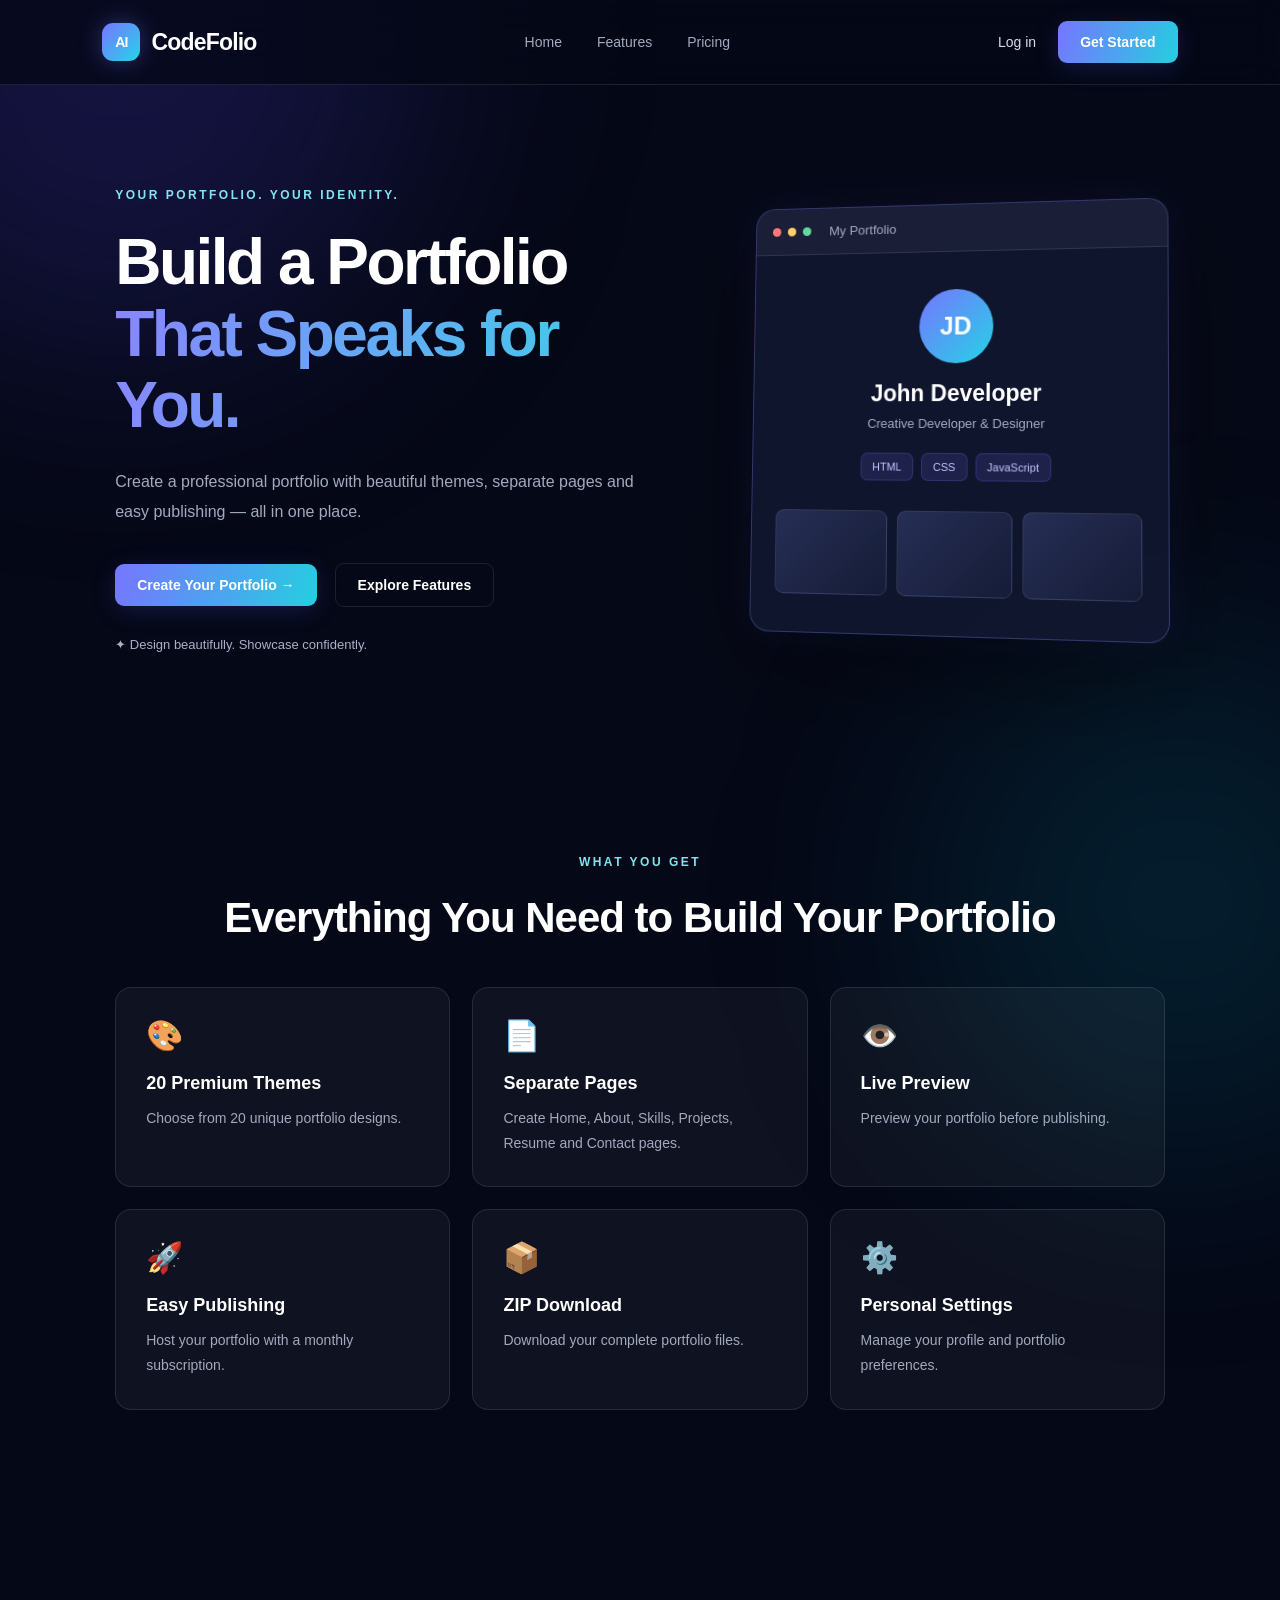
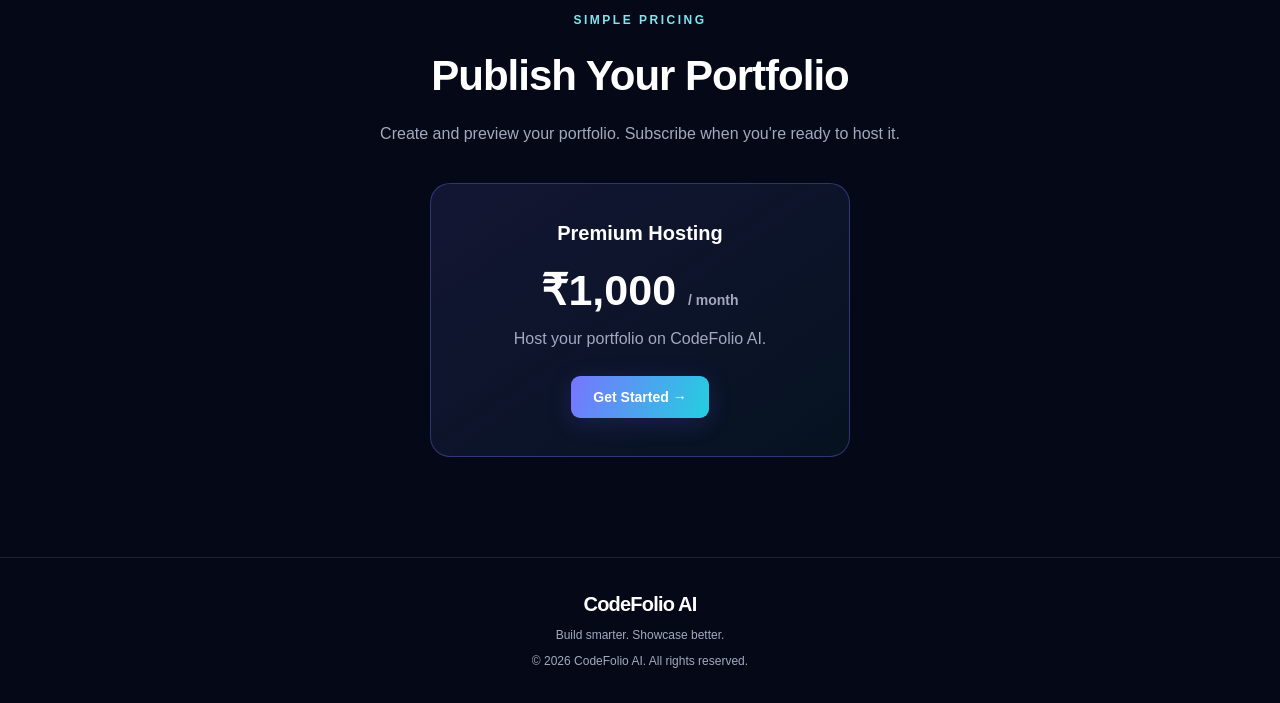
<file: index.html>
<!DOCTYPE html>
<html lang="en">
<head>
    <meta charset="UTF-8">
    <meta name="viewport" content="width=device-width, initial-scale=1.0">
    <meta name="theme-color" content="#050816">
    <title>CodeFolio AI | Build Your Portfolio</title>
    <link rel="stylesheet" href="style.css">
</head>
<body>

    <header class="navbar">
        <a href="index.html" class="logo">
            <span class="logo-icon">AI</span>
            <span>CodeFolio</span>
        </a>

        <nav class="nav-links">
            <a href="#home">Home</a>
            <a href="#features">Features</a>
            <a href="#pricing">Pricing</a>
        </nav>

        <div class="nav-actions">
            <a href="login.html" class="login-btn">Log in</a>
            <a href="login.html?mode=signup" class="signup-btn">Get Started</a>
        </div>
    </header>

    <main>
        <section class="hero" id="home">
            <div class="hero-content">
                <span class="eyebrow">YOUR PORTFOLIO. YOUR IDENTITY.</span>

                <h1>
                    Build a Portfolio
                    <span>That Speaks for You.</span>
                </h1>

                <p>
                    Create a professional portfolio with beautiful themes,
                    separate pages and easy publishing — all in one place.
                </p>

                <div class="hero-actions">
                    <a href="login.html?mode=signup" class="primary-btn">
                        Create Your Portfolio →
                    </a>
                    <a href="#features" class="secondary-btn">
                        Explore Features
                    </a>
                </div>

                <div class="hero-note">
                    ✦ Design beautifully. Showcase confidently.
                </div>
            </div>

            <div class="hero-visual">
                <div class="preview-card">
                    <div class="preview-top">
                        <span></span><span></span><span></span>
                        <small>My Portfolio</small>
                    </div>
                    <div class="preview-body">
                        <div class="preview-avatar">JD</div>
                        <h2>John Developer</h2>
                        <p>Creative Developer & Designer</p>
                        <div class="preview-tags">
                            <span>HTML</span>
                            <span>CSS</span>
                            <span>JavaScript</span>
                        </div>
                        <div class="preview-projects">
                            <div></div><div></div><div></div>
                        </div>
                    </div>
                </div>
            </div>
        </section>

        <section class="features" id="features">
            <span class="eyebrow">WHAT YOU GET</span>
            <h2>Everything You Need to Build Your Portfolio</h2>

            <div class="feature-grid">
                <article class="feature-card">
                    <span>🎨</span>
                    <h3>20 Premium Themes</h3>
                    <p>Choose from 20 unique portfolio designs.</p>
                </article>

                <article class="feature-card">
                    <span>📄</span>
                    <h3>Separate Pages</h3>
                    <p>Create Home, About, Skills, Projects, Resume and Contact pages.</p>
                </article>

                <article class="feature-card">
                    <span>👁️</span>
                    <h3>Live Preview</h3>
                    <p>Preview your portfolio before publishing.</p>
                </article>

                <article class="feature-card">
                    <span>🚀</span>
                    <h3>Easy Publishing</h3>
                    <p>Host your portfolio with a monthly subscription.</p>
                </article>

                <article class="feature-card">
                    <span>📦</span>
                    <h3>ZIP Download</h3>
                    <p>Download your complete portfolio files.</p>
                </article>

                <article class="feature-card">
                    <span>⚙️</span>
                    <h3>Personal Settings</h3>
                    <p>Manage your profile and portfolio preferences.</p>
                </article>
            </div>
        </section>

        <section class="pricing" id="pricing">
            <span class="eyebrow">SIMPLE PRICING</span>
            <h2>Publish Your Portfolio</h2>
            <p>Create and preview your portfolio. Subscribe when you're ready to host it.</p>

            <div class="price-card">
                <h3>Premium Hosting</h3>
                <h2>₹1,000 <small>/ month</small></h2>
                <p>Host your portfolio on CodeFolio AI.</p>
                <a href="login.html?mode=signup" class="primary-btn">
                    Get Started →
                </a>
            </div>
        </section>
    </main>

    <footer>
        <a href="index.html" class="logo">CodeFolio AI</a>
        <p>Build smarter. Showcase better.</p>
        <p>© 2026 CodeFolio AI. All rights reserved.</p>
    </footer>

    <script src="script.js"></script>
</body>
</html>
</file>
<file: style.css>
* {
    margin: 0;
    padding: 0;
    box-sizing: border-box;
}

html {
    scroll-behavior: smooth;
    scroll-padding-top: 90px;
}

body {
    font-family: 'Inter', 'Segoe UI', sans-serif;
    background: #050816;
    color: #ffffff;
    overflow-x: hidden;
}

a {
    text-decoration: none;
    color: inherit;
}

:root {
    --primary: #7775ff;
    --secondary: #26d9e8;
    --background: #050816;
    --card: rgba(255, 255, 255, 0.045);
    --border: rgba(255, 255, 255, 0.10);
    --muted: #a3a9bf;
}

body::before {
    content: "";
    position: fixed;
    width: 600px;
    height: 600px;
    top: -250px;
    left: -180px;
    background: rgba(91, 75, 255, 0.18);
    filter: blur(120px);
    border-radius: 50%;
    z-index: -1;
    pointer-events: none;
}

body::after {
    content: "";
    position: fixed;
    width: 500px;
    height: 500px;
    bottom: -250px;
    right: -150px;
    background: rgba(0, 190, 220, 0.12);
    filter: blur(120px);
    border-radius: 50%;
    z-index: -1;
    pointer-events: none;
}

.navbar {
    width: 100%;
    min-height: 85px;
    padding: 18px 8%;
    display: flex;
    align-items: center;
    justify-content: space-between;
    border-bottom: 1px solid var(--border);
    background: rgba(5, 8, 22, 0.78);
    backdrop-filter: blur(18px);
    -webkit-backdrop-filter: blur(18px);
    position: sticky;
    top: 0;
    z-index: 100;
    transition: background 0.3s ease, box-shadow 0.3s ease;
}

.navbar.navbar-scrolled {
    background: rgba(5, 8, 22, 0.96);
    box-shadow: 0 8px 30px rgba(0, 0, 0, 0.25);
    border-bottom-color: rgba(119, 117, 255, 0.2);
}

.logo {
    display: flex;
    align-items: center;
    gap: 11px;
    font-size: 23px;
    font-weight: 800;
    letter-spacing: -0.8px;
}

.logo-icon {
    width: 38px;
    height: 38px;
    display: grid;
    place-items: center;
    border-radius: 11px;
    background: linear-gradient(135deg, #7775ff, #25d5e9);
    color: white;
    font-size: 14px;
    box-shadow: 0 0 22px rgba(119, 117, 255, 0.35);
}

.nav-links {
    display: flex;
    gap: 35px;
}

.nav-links a {
    color: var(--muted);
    font-size: 14px;
    transition: 0.3s;
}

.nav-links a:hover {
    color: white;
}

.nav-actions {
    display: flex;
    align-items: center;
    gap: 22px;
}

.login-btn {
    font-size: 14px;
    color: #d9dcf0;
    transition: color 0.3s ease;
}

.login-btn:hover {
    color: #8985ff;
}

.signup-btn,
.primary-btn {
    display: inline-block;
    padding: 13px 22px;
    background: linear-gradient(110deg, #7775ff, #24cfe0);
    border-radius: 9px;
    color: white;
    font-weight: 700;
    font-size: 14px;
    transition: 0.3s;
    box-shadow: 0 5px 25px rgba(100, 100, 255, 0.18);
}

.signup-btn:hover,
.primary-btn:hover {
    transform: translateY(-3px);
    box-shadow: 0 8px 30px rgba(100, 100, 255, 0.35);
}



.hero {
    min-height: 650px;
    padding: 100px 9%;
    display: flex;
    align-items: center;
    justify-content: space-between;
    gap: 60px;
}

.hero-content {
    max-width: 650px;
    animation: slideUp 0.9s ease both;
}

.eyebrow {
    display: inline-block;
    color: #80e5ef;
    font-size: 12px;
    font-weight: 800;
    letter-spacing: 2.5px;
    margin-bottom: 25px;
}

.hero h1 {
    font-size: clamp(42px, 5vw, 68px);
    line-height: 1.12;
    letter-spacing: -2.5px;
    font-weight: 850;
}

.hero h1 span {
    display: block;
    background: linear-gradient(100deg, #8985ff, #35d8e7);
    background-clip: text;
    -webkit-background-clip: text;
    color: transparent;
}

.hero-content > p {
    max-width: 540px;
    color: var(--muted);
    font-size: 16px;
    line-height: 1.9;
    margin-top: 25px;
}

.hero-actions {
    display: flex;
    flex-wrap: wrap;
    align-items: center;
    gap: 18px;
    margin-top: 35px;
}

.secondary-btn {
    display: inline-block;
    padding: 13px 22px;
    border: 1px solid var(--border);
    border-radius: 9px;
    font-size: 14px;
    font-weight: 600;
    transition: 0.3s;
}

.secondary-btn:hover {
    background: rgba(255,255,255,0.08);
    border-color: rgba(119, 117, 255, 0.5);
}

.hero-note {
    margin-top: 30px;
    color: #a9b0c9;
    font-size: 13px;
}



.hero-visual {
    width: 100%;
    max-width: 420px;
    perspective: 1000px;
    animation: float 5s ease-in-out infinite;
}

.preview-card {
    background: rgba(17, 23, 48, 0.9);
    border: 1px solid rgba(132, 139, 255, 0.3);
    border-radius: 20px;
    overflow: hidden;
    box-shadow:
        0 30px 100px rgba(0, 0, 0, 0.45),
        0 0 45px rgba(100, 100, 255, 0.10);
    transform: rotateY(-8deg) rotateX(3deg);
}

.preview-top {
    height: 48px;
    background: rgba(255,255,255,0.045);
    border-bottom: 1px solid var(--border);
    display: flex;
    align-items: center;
    padding: 0 17px;
    gap: 7px;
}

.preview-top > span {
    width: 9px;
    height: 9px;
    background: #ff7777;
    border-radius: 50%;
}

.preview-top > span:nth-child(2) {
    background: #ffcf65;
}

.preview-top > span:nth-child(3) {
    background: #63d89b;
}

.preview-top small {
    margin-left: 12px;
    color: var(--muted);
}

.preview-body {
    padding: 38px 25px;
    text-align: center;
}

.preview-avatar {
    width: 75px;
    height: 75px;
    display: grid;
    place-items: center;
    margin: 0 auto 17px;
    border-radius: 50%;
    background: linear-gradient(135deg, #7775ff, #24d3e5);
    font-size: 25px;
    font-weight: 800;
}

.preview-body h2 {
    font-size: 23px;
}

.preview-body p {
    margin-top: 9px;
    color: var(--muted);
    font-size: 13px;
}

.preview-tags {
    margin-top: 22px;
    display: flex;
    justify-content: center;
    gap: 8px;
    flex-wrap: wrap;
}

.preview-tags span {
    padding: 7px 11px;
    border-radius: 7px;
    background: rgba(119, 117, 255, 0.14);
    border: 1px solid rgba(119, 117, 255, 0.2);
    color: #c4c4ff;
    font-size: 11px;
}

.preview-projects {
    display: grid;
    grid-template-columns: repeat(3, 1fr);
    gap: 10px;
    margin-top: 30px;
}

.preview-projects div {
    height: 85px;
    border-radius: 9px;
    background: linear-gradient(135deg, #262e55, #151c37);
    border: 1px solid var(--border);
}



.features,
.pricing {
    padding: 100px 9%;
    text-align: center;
}

.features h2,
.pricing > h2 {
    font-size: clamp(28px, 4vw, 42px);
    letter-spacing: -1px;
    margin-bottom: 45px;
}

.feature-grid {
    display: grid;
    grid-template-columns: repeat(3, 1fr);
    gap: 22px;
    text-align: left;
}

.feature-card {
    padding: 30px;
    background: var(--card);
    border: 1px solid var(--border);
    border-radius: 16px;
    transition:
        transform 0.35s ease,
        border-color 0.35s ease,
        background 0.35s ease;
}

.feature-card:hover {
    transform: translateY(-7px);
    border-color: rgba(119, 117, 255, 0.5);
    background: rgba(119, 117, 255, 0.07);
}

.feature-card > span {
    font-size: 30px;
}

.feature-card h3 {
    font-size: 18px;
    margin-top: 20px;
}

.feature-card p {
    margin-top: 12px;
    font-size: 14px;
    color: var(--muted);
    line-height: 1.8;
}



.feature-card.hidden-card {
    opacity: 0;
    transform: translateY(25px);
}

.feature-card.show-card {
    opacity: 1;
    transform: translateY(0);
    transition:
        opacity 0.6s ease,
        transform 0.6s ease,
        border-color 0.35s ease,
        background 0.35s ease;
}

.feature-card.show-card:hover {
    transform: translateY(-7px);
}



.pricing > p {
    color: var(--muted);
    line-height: 1.8;
    margin-top: -25px;
    margin-bottom: 35px;
}

.price-card {
    max-width: 420px;
    margin: auto;
    padding: 38px;
    background: linear-gradient(
        145deg,
        rgba(119,117,255,0.13),
        rgba(38,217,232,0.05)
    );
    border: 1px solid rgba(119, 117, 255, 0.35);
    border-radius: 20px;
    transition: transform 0.3s ease, box-shadow 0.3s ease;
}

.price-card:hover {
    transform: translateY(-5px);
    box-shadow: 0 18px 50px rgba(0, 0, 0, 0.25);
}

.price-card h3 {
    font-size: 20px;
    margin-bottom: 20px;
}

.price-card h2 {
    font-size: 43px;
    margin-bottom: 15px;
}

.price-card h2 small {
    font-size: 14px;
    color: var(--muted);
}

.price-card p {
    color: var(--muted);
    margin-bottom: 28px;
}



footer {
    padding: 35px 9%;
    border-top: 1px solid var(--border);
    text-align: center;
}

footer .logo {
    justify-content: center;
    font-size: 20px;
}

footer p {
    margin-top: 12px;
    font-size: 12px;
    color: var(--muted);
}

@keyframes float {
    0%, 100% {
        transform: translateY(0);
    }

    50% {
        transform: translateY(-14px);
    }
}

@keyframes slideUp {
    from {
        opacity: 0;
        transform: translateY(25px);
    }

    to {
        opacity: 1;
        transform: translateY(0);
    }
}



a:focus-visible {
    outline: 2px solid #35d8e7;
    outline-offset: 5px;
    border-radius: 5px;
}

button:focus-visible {
    outline: 2px solid #35d8e7;
    outline-offset: 4px;
}

@media (max-width: 900px) {
    .hero {
        padding: 80px 6%;
        flex-direction: column;
        text-align: center;
    }

    .hero-content > p {
        margin-left: auto;
        margin-right: auto;
    }

    .hero-actions {
        justify-content: center;
    }

    .hero-visual {
        max-width: 380px;
    }

    .feature-grid {
        grid-template-columns: repeat(2, 1fr);
    }
}

@media (max-width: 600px) {
    .navbar {
        padding: 15px 5%;
        flex-wrap: wrap;
        gap: 15px;
    }

    .logo {
        font-size: 20px;
    }

    .nav-links {
        order: 3;
        width: 100%;
        justify-content: center;
        gap: 25px;
    }

    .nav-actions {
        gap: 12px;
    }

    .signup-btn {
        padding: 10px 13px;
        font-size: 12px;
    }

    .hero {
        padding: 70px 6%;
        min-height: auto;
    }

    .hero h1 {
        font-size: 42px;
        letter-spacing: -1.5px;
    }

    .hero-content > p {
        font-size: 14px;
    }

    .features,
    .pricing {
        padding: 75px 6%;
    }

    .feature-grid {
        grid-template-columns: 1fr;
    }

    .feature-card {
        padding: 25px;
    }

    .price-card {
        padding: 28px 20px;
    }

    .price-card h2 {
        font-size: 36px;
    }

    .preview-card {
        transform: none;
    }
}

@media (prefers-reduced-motion: reduce) {
    *,
    *::before,
    *::after {
        scroll-behavior: auto !important;
        animation-duration: 0.01ms !important;
        animation-iteration-count: 1 !important;
        transition-duration: 0.01ms !important;
    }

    .feature-card.hidden-card {
        opacity: 1;
        transform: none;
    }
}
</file>
